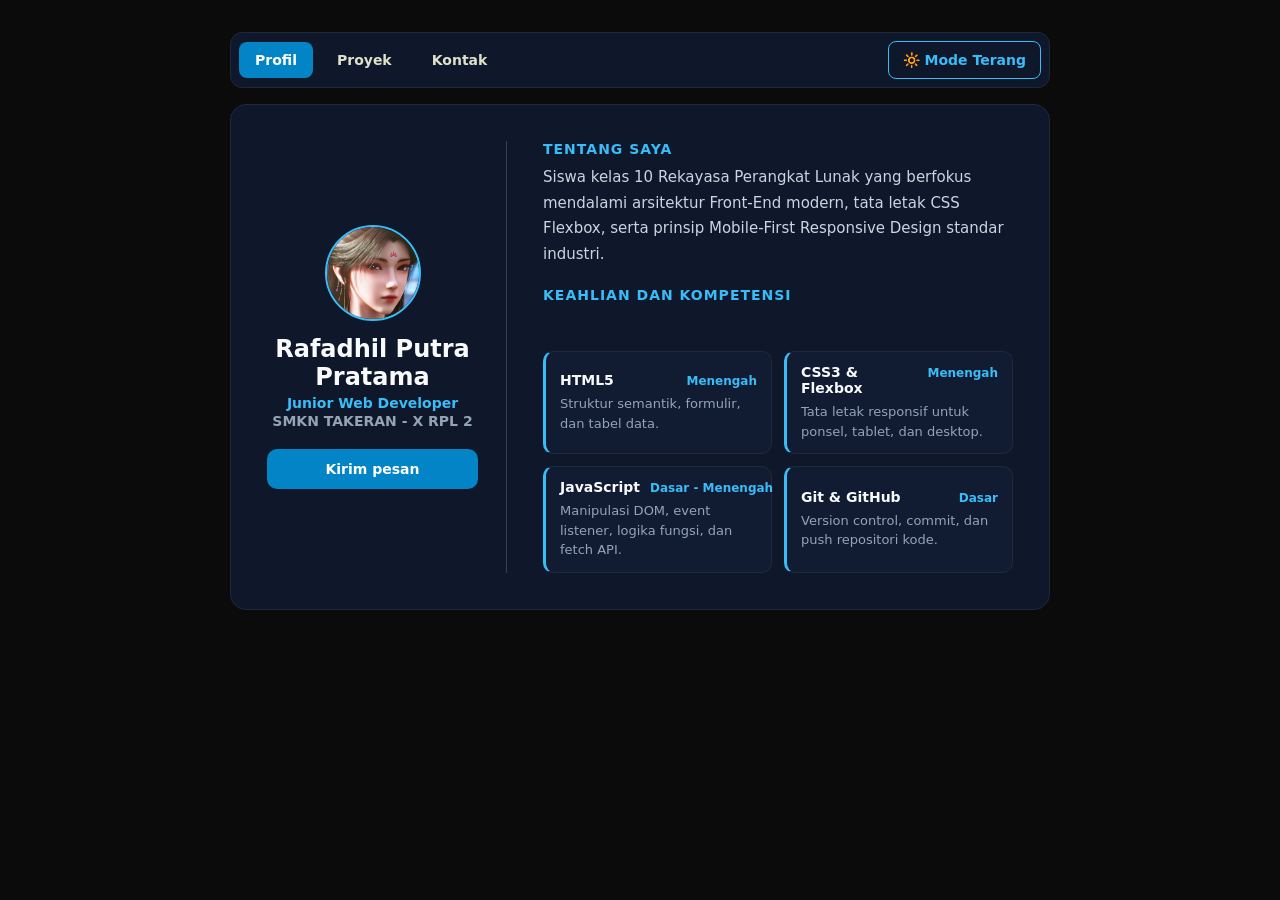
<file: index.html>
<!DOCTYPE html>
<html lang="id">
<head>
    <meta charset="UTF-8">
    <meta name="viewport" content="width=device-width, initial-scale=1.0">
    <title>Profil Digital Responsive - Rafadhil Putra Pratama</title>
    <link rel="stylesheet" href="css/style.css">
    <script src="js/main.js" defer></script>
    <script src="js/logika.js" defer></script>
    <script src="js/latihan.js" defer></script>
</head>
<body>
    <nav class="site-navigation" aria-label="Navigasi utama">
        <a class="nav-link" href="index.html" aria-current="page">Profil</a>
        <a class="nav-link" href="proyek.html">Proyek</a>
        <a class="nav-link" href="kontak.html">Kontak</a>
        <button id="btnToggleTema" class="btn-tema" type="button">Mode Gelap</button>
    </nav>

    <main class="page-wrapper">
        <article class="profile-card">
            <header class="card-aside">
                <div class="avatar-box">
                    <span class="avatar-icon">
                        <img src="img/meng ke'er.jpg" class="avatar-image" alt="Avatar">
                    </span>
                </div>
                <h1 class="student-name">Rafadhil Putra Pratama</h1>
                <p class="student-role">Junior Web Developer</p>
                <p class="student-school">SMKN TAKERAN - X RPL 2</p>
                <a href="kontak.html" class="btn-contact">Kirim pesan</a>
            </header>
            <section class="card-content">
                <div class="bio-section">
                    <h2 class="section-heading">Tentang Saya</h2>
                    <p class="bio-text">
                        Siswa kelas 10 Rekayasa Perangkat Lunak yang berfokus mendalami arsitektur Front-End modern, tata letak CSS Flexbox, serta prinsip Mobile-First Responsive Design standar industri.
                    </p>
                </div>
                <h2 class="section-heading">KEAHLIAN DAN KOMPETENSI</h2>
                <p id="status-keahlian" class="bio-text"></p>
                <div id="daftar-keahlian" class="skill-matrix"></div>
            </section>
        </article>
    </main>

    <div id="modalKontak" class="modal-overlay">
        <div class="modal-box">
            <h2>Kirim Pesan</h2>
            <p>Silahkan hubungi saya melalui email: raffakarmini@gmail.com</p>
            <button id="btnTutupModal" class="btn-tutup">Tutup</button>
        </div>
    </div>
    <div id="modalSkill" class="modal-overlay">
        <div class="modal-box">
            <h2 id="modalSkillTitle">Detail Keahlian</h2>
            <p id="modalSkillInfo" class="modal-skill-info"></p>
            <button id="btnTutupModalSkill" class="btn-tutup">Tutup</button>
        </div>
    </div>
</body>
</html>
</file>
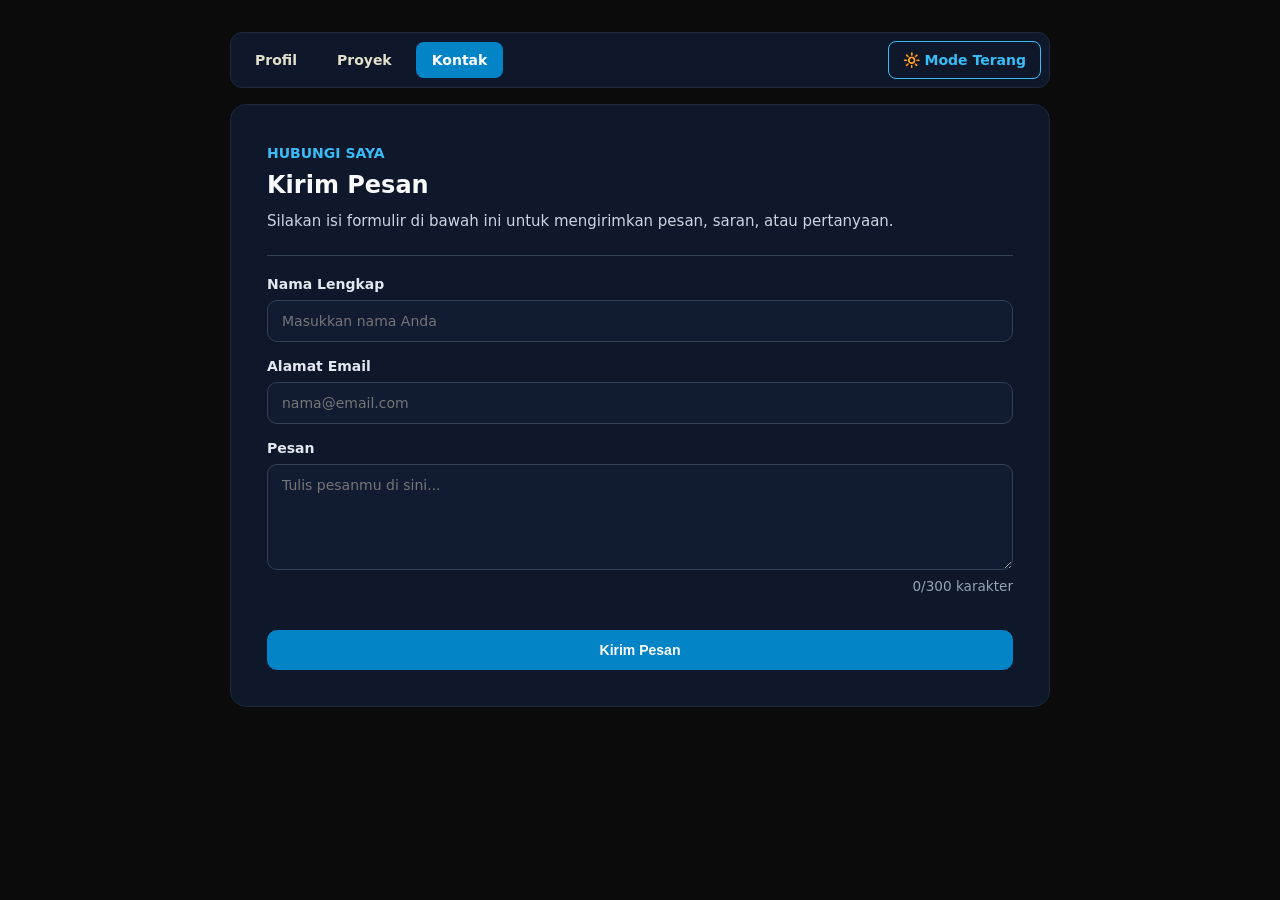
<file: kontak.html>
<!DOCTYPE html>
<html lang="id">
<head>
    <meta charset="UTF-8">
    <meta name="viewport" content="width=device-width, initial-scale=1.0">
    <title>Kontak - Rafadhil Putra Pratama</title>
    <link rel="stylesheet" href="css/style.css">
    <script src="js/main.js" defer></script>
    <script src="js/logika.js" defer></script>
    <script src="js/latihan.js"></script>
</head>
<body>
    <nav class="site-navigation" aria-label="Navigasi utama">
        <a class="nav-link" href="index.html">Profil</a>
        <a class="nav-link" href="proyek.html">Proyek</a>
        <a class="nav-link" href="kontak.html" aria-current="page">Kontak</a>
        <button id="btnToggleTema" class="btn-tema" type="button">Mode Gelap</button>
    </nav>

    <main class="page-wrapper projects-wrapper">
        <section class="projects-card">
            <header class="projects-header">
                <p class="student-role">HUBUNGI SAYA</p>
                <h1 class="student-name">Kirim Pesan</h1>
                <p class="bio-text">Silakan isi formulir di bawah ini untuk mengirimkan pesan, saran, atau pertanyaan.</p>
            </header>

            <form class="contact-form">
                <div class="form-group">
                    <label for="nama" class="form-label">Nama Lengkap</label>
                    <input type="text" id="nama" name="nama" class="form-input" placeholder="Masukkan nama Anda" required>
                </div>

                <div class="form-group">
                    <label for="email" class="form-label">Alamat Email</label>
                    <input type="email" id="email" name="email" class="form-input" placeholder="nama@email.com" required>
                </div>

                <div class="form-group">
                    <label for="pesan" class="form-label">Pesan</label>
                    <textarea id="pesan" name="pesan" rows="5" maxlength="300" class="form-input" placeholder="Tulis pesanmu di sini..." required></textarea>
                    <span id="hitung-karakter" class="keterangan">0/300 karakter</span>
                </div>

                <button type="submit" class="btn-contact">Kirim Pesan</button>
            </form>
        </section>
    </main>
</body>
</html>
</file>
<file: css/style.css>
* {
    margin: 0;
    padding: 0;
    box-sizing: border-box;
}

body {
    font-family: 'Segoe UI', system-ui, -apple-system, sans-serif;
    background-color: #0b0b0b;
    color: #e2e8f0;
    min-height: 100vh;
    display: flex;
    flex-direction: column;
    justify-content: flex-start;
    align-items: center;
    padding: 16px;
}

/* ==================== NAVIGASI & TEMA ==================== */
.site-navigation {
    width: 100%;
    max-width: 820px;
    display: flex;
    align-items: center;
    gap: 8px;
    padding: 8px;
    margin-bottom: 16px;
    background-color: #0f172a;
    border: 1px solid #1e293b;
    border-radius: 12px;
}

.nav-link {
    padding: 10px 16px;
    border-radius: 8px;
    color: #e1e0cb;
    font-size: 14px;
    font-weight: 600;
    text-decoration: none;
    transition: background-color 0.2s ease, color 0.2s ease;
}

.nav-link:hover {
    background-color: #1e293b;
    color: #ffffff;
}

.site-navigation .nav-link[aria-current="page"] {
    background-color: #0284c7;
    color: #ffffff;
}

.btn-tema {
    margin: 0 0 0 auto;
    padding: 10px 14px;
    background: transparent;
    border: 1px solid #38bdf8;
    border-radius: 8px;
    color: #38bdf8;
    font: inherit;
    font-size: 14px;
    font-weight: 600;
    cursor: pointer;
    transition: all 0.3s ease;
}

.btn-tema:hover {
    background: #38bdf8;
    color: #0b1329;
}

/* ==================== LAYOUT UTAMA & HALAMAN PROFIL ==================== */
.page-wrapper {
    width: 100%;
    max-width: 820px;
}

.profile-card {
    background-color: #0f172a;
    border: 1px solid #1e293b;
    border-radius: 16px;
    padding: 24px;
}

.card-aside {
    display: flex;
    flex-direction: column;
    align-items: center;
    padding-bottom: 20px;
    border-bottom: 1px solid #334155;
}

.avatar-box {
    width: 84px;
    height: 84px;
    background: #0f172a;
    border: 2px solid #38bdf8;
    border-radius: 50%;
    display: flex;
    justify-content: center;
    align-items: center;
    margin-bottom: 14px;
    overflow: hidden;
}

.avatar-icon {
    width: 100%;
    height: 100%;
    display: flex;
}

.avatar-image {
    width: 100%;
    height: 100%;
    object-fit: cover;
    object-position: center;
}

.student-name {
    font-size: 22px;
    color: #f8fafc;
    font-weight: 700;
    text-align: center;
}

.student-role {
    color: #38bdf8;
    font-size: 14px;
    font-weight: 600;
    margin-top: 4px;
}

.student-school {
    color: #94a3b8;
    font-size: 14px;
    font-weight: 600;
    margin-top: 2px;
}

.btn-contact {
    margin-top: 12px;
    display: inline-block;
    width: 100%;
    text-align: center;
    background-color: #0284c7;
    color: #ffffff;
    text-decoration: none;
    padding: 12px 20px;
    border-radius: 10px;
    font-weight: 600;
    font-size: 14px;
    transition: all 0.2s ease;
    cursor: pointer;
    border: none;
}

.btn-contact:hover {
    background-color: #0369a1;
    transform: translateY(-2px);
}

.card-content {
    display: flex;
    flex-direction: column;
    gap: 20px;
    margin-top: 20px;
}

.section-heading {
    font-size: 14px;
    color: #38bdf8;
    text-transform: uppercase;
    letter-spacing: 1px;
    margin-bottom: 8px;
    font-weight: 700;
}

.bio-text {
    font-size: 14px;
    line-height: 1.7;
    color: #cbd5e1;
}

.skill-matrix {
    display: grid;
    grid-template-columns: 1fr;
    gap: 12px;
}

.skill-card {
    width: 100%;
    text-align: left;
    background-color: #111c32;
    border: 1px solid #1e293b;
    border-left: 3px solid #38bdf8;
    border-radius: 10px;
    padding: 12px 14px;
    color: #e2e8f0;
    font-family: inherit;
    cursor: pointer;
    transition: transform 0.2s ease, border-color 0.2s ease, background-color 0.2s ease;
}

.skill-card:hover {
    background-color: #16233d;
    border-color: #38bdf8;
    transform: translateY(-2px);
}

.skill-card:active {
    transform: translateY(0);
}

.skill-card-top {
    display: flex;
    justify-content: space-between;
    align-items: baseline;
    gap: 10px;
}

.skill-title {
    font-size: 14px;
    font-weight: 700;
    color: #f8fafc;
}

.skill-meta {
    font-size: 12px;
    font-weight: 600;
    color: #38bdf8;
    white-space: nowrap;
}

.skill-desc {
    margin-top: 6px;
    font-size: 13px;
    line-height: 1.5;
    color: #94a3b8;
}

/* ==================== MODAL ==================== */
.modal-overlay {
    position: fixed;
    top: 0;
    left: 0;
    width: 100%;
    height: 100%;
    background-color: rgba(0, 0, 0, 0.7);
    display: none;
    justify-content: center;
    align-items: center;
    z-index: 1000;
}

.modal-overlay.show {
    display: flex;
}

.modal-box {
    background: #1e293b;
    padding: 30px;
    border-radius: 12px;
    text-align: center;
    width: 90%;
    max-width: 400px;
}

.modal-skill-info {
    margin-top: 12px;
    line-height: 1.6;
    color: #cbd5e1;
}

.btn-tutup {
    margin-top: 20px;
    background: #ef4444;
    color: #ffffff;
    border: none;
    padding: 8px 16px;
    border-radius: 6px;
    cursor: pointer;
}

/* ==================== HALAMAN PROYEK & REPOSITORI ==================== */
.projects-card {
    background-color: #0f172a;
    border: 1px solid #1e293b;
    border-radius: 16px;
    padding: 24px;
}

.projects-header {
    display: flex;
    flex-direction: column;
    gap: 10px;
    padding-bottom: 20px;
    border-bottom: 1px solid #334155;
}

.projects-header .student-name {
    text-align: left;
}

.filter {
    display: flex;
    flex-wrap: wrap;
    gap: 0.5rem;
    margin-top: 20px;
    margin-bottom: 1rem;
}

.tombol-filter {
    padding: 0.5rem 1rem;
    border: 2px solid #334155;
    background-color: #111c32;
    color: #cbd5e1;
    border-radius: 8px;
    font-size: 0.9rem;
    font-weight: 600;
    cursor: pointer;
    transition: all 0.2s ease;
}

.tombol-filter:hover {
    border-color: #38bdf8;
    color: #ffffff;
}

.tombol-filter.aktif {
    background-color: #0284c7;
    border-color: #38bdf8;
    color: #ffffff;
}

.label {
    display: inline-block;
    padding: 0.1rem 0.6rem;
    margin-bottom: 0.5rem;
    border-radius: 999px;
    background-color: #1e293b;
    color: #38bdf8;
    font-size: 0.85rem;
    font-weight: 600;
    border: 1px solid #334155;
}

.project-list {
    display: grid;
    gap: 16px;
    margin-top: 20px;
}

.project-item {
    padding: 20px;
    background-color: #111c32;
    border: 1px solid #334155;
    border-radius: 12px;
}

.project-img {
    width: 50%;
    border-radius: 8px;
    margin-bottom: 12px;
}

.repo-section {
    margin-top: 28px;
    padding-top: 20px;
    border-top: 1px solid #334155;
}

.repo-list {
    list-style: none;
    display: grid;
    grid-template-columns: 1fr;
    gap: 14px;
    margin-top: 14px;
}

.repo-card {
    display: flex;
    flex-direction: column;
    justify-content: space-between;
    gap: 10px;
    padding: 16px 18px;
    background-color: #111c32;
    border: 1px solid #1e293b;
    border-top: 3px solid #38bdf8;
    border-radius: 12px;
    transition: transform 0.2s ease, border-color 0.2s ease, background-color 0.2s ease;
}

.repo-card:hover {
    background-color: #16233d;
    border-color: #38bdf8;
    transform: translateY(-2px);
}

.repo-card-header {
    display: flex;
    justify-content: space-between;
    align-items: flex-start;
    gap: 12px;
}

.repo-name {
    color: #f8fafc;
    font-size: 15px;
    font-weight: 700;
    text-decoration: none;
    overflow-wrap: anywhere;
}

.repo-name:hover {
    color: #38bdf8;
    text-decoration: underline;
}

.repo-stars {
    font-size: 12.5px;
    font-weight: 600;
    color: #fbbf24;
    white-space: nowrap;
}

.repo-desc {
    color: #cbd5e1;
    font-size: 13.5px;
    line-height: 1.55;
}

.repo-desc-empty {
    color: #64748b;
    font-style: italic;
}

.repo-card-footer {
    display: flex;
    justify-content: space-between;
    align-items: center;
    gap: 10px;
    padding-top: 8px;
    border-top: 1px solid rgba(148, 163, 184, 0.14);
    font-size: 12.5px;
}

.repo-lang {
    color: #7dd3fc;
    font-weight: 600;
}

.repo-open {
    color: #38bdf8;
    font-weight: 600;
    text-decoration: none;
    white-space: nowrap;
}

.repo-open:hover {
    text-decoration: underline;
}

/* ==================== HALAMAN KONTAK ==================== */
.contact-form {
    display: flex;
    flex-direction: column;
    gap: 16px;
    margin-top: 20px;
}

.form-group {
    display: flex;
    flex-direction: column;
    gap: 8px;
}

.form-label {
    font-size: 14px;
    font-weight: 600;
    color: #e2e8f0;
}

.form-input {
    width: 100%;
    padding: 12px 14px;
    background-color: #111c32;
    border: 1px solid #334155;
    border-radius: 10px;
    color: #f8fafc;
    font-family: inherit;
    font-size: 14px;
    transition: border-color 0.2s ease, box-shadow 0.2s ease;
}

.form-input:focus {
    outline: none;
    border-color: #38bdf8;
    box-shadow: 0 0 0 3px rgba(56, 189, 248, 0.15);
}

.keterangan {
    font-size: 0.85rem;
    color: #94a3b8;
    text-align: right;
}

/* ==================== LIGHT MODE ==================== */
body.light-mode {
    background-color: #f8fafc;
    color: #0f172a;
}

body.light-mode .site-navigation,
body.light-mode .profile-card,
body.light-mode .projects-card {
    background-color: #ffffff;
    border-color: #cbd5e1;
    box-shadow: 0 10px 25px rgba(0, 0, 0, 0.05);
}

body.light-mode .nav-link {
    color: #334155;
}

body.light-mode .nav-link:hover {
    background-color: #e2e8f0;
    color: #0f172a;
}

body.light-mode .site-navigation .nav-link[aria-current="page"] {
    background-color: #0284c7;
    color: #ffffff;
}

body.light-mode .student-name,
body.light-mode .form-label {
    color: #0f172a;
}

body.light-mode .card-aside,
body.light-mode .projects-header,
body.light-mode .repo-section {
    border-color: #cbd5e1;
}

body.light-mode .projects-card .bio-text {
    color: #334155;
}

body.light-mode .projects-card .student-role {
    color: #0284c7;
}

body.light-mode .project-item {
    background-color: #f1f5f9;
    border-color: #cbd5e1;
}

body.light-mode .skill-card {
    background-color: #f8fafc;
    border-color: #cbd5e1;
    border-left-color: #0284c7;
    color: #0f172a;
}

body.light-mode .skill-card:hover {
    background-color: #f1f5f9;
    border-color: #0284c7;
}

body.light-mode .skill-title {
    color: #0f172a;
}

body.light-mode .skill-meta {
    color: #0284c7;
}

body.light-mode .skill-desc {
    color: #475569;
}

body.light-mode .repo-card {
    background-color: #f8fafc;
    border-color: #cbd5e1;
    border-top-color: #0284c7;
}

body.light-mode .repo-card:hover {
    background-color: #f1f5f9;
    border-color: #0284c7;
}

body.light-mode .repo-name {
    color: #0f172a;
}

body.light-mode .repo-name:hover {
    color: #0284c7;
}

body.light-mode .repo-desc {
    color: #334155;
}

body.light-mode .repo-desc-empty {
    color: #64748b;
}

body.light-mode .repo-card-footer {
    border-top-color: #e2e8f0;
}

body.light-mode .repo-lang {
    color: #0369a1;
}

body.light-mode .repo-open {
    color: #0284c7;
}

body.light-mode .modal-box {
    background: #ffffff;
    color: #0f172a;
}

body.light-mode .modal-skill-info {
    color: #334155;
}

body.light-mode .tombol-filter {
    background-color: #f1f5f9;
    border-color: #cbd5e1;
    color: #334155;
}

body.light-mode .tombol-filter:hover {
    border-color: #0284c7;
    color: #0f172a;
}

body.light-mode .tombol-filter.aktif {
    background-color: #0284c7;
    border-color: #0284c7;
    color: #ffffff;
}

body.light-mode .label {
    background-color: #e2e8f0;
    color: #0284c7;
    border-color: #cbd5e1;
}

body.light-mode .form-input {
    background-color: #f8fafc;
    border-color: #cbd5e1;
    color: #0f172a;
}

body.light-mode .form-input:focus {
    border-color: #0284c7;
    box-shadow: 0 0 0 3px rgba(2, 132, 199, 0.15);
}

body.light-mode .keterangan {
    color: #64748b;
}

/* ==================== RESPONSIVE ==================== */
@media screen and (max-width: 480px) {
    body {
        padding: 12px;
    }

    .site-navigation {
        gap: 4px;
        padding: 6px;
    }

    .nav-link {
        padding: 9px 10px;
    }

    .btn-tema {
        padding: 9px 10px;
        font-size: 12px;
    }

    .profile-card,
    .projects-card {
        padding: 18px;
    }

    .student-name {
        font-size: 20px;
        overflow-wrap: anywhere;
    }

    .project-item,
    .repo-card {
        padding: 14px;
    }

    .project-img {
        width: 100%;
    }

    .modal-box {
        max-height: calc(100vh - 24px);
        overflow-y: auto;
        padding: 24px 18px;
    }
}

@media screen and (min-width: 680px) {
    body {
        padding: 32px;
    }

    .profile-card {
        display: flex;
        flex-direction: row;
        align-items: stretch;
        padding: 36px;
        gap: 36px;
    }

    .projects-card {
        padding: 36px;
    }

    .card-aside {
        width: 240px;
        flex-shrink: 0;
        padding-bottom: 0;
        padding-right: 28px;
        border-bottom: none;
        border-right: 1px solid #334155;
        justify-content: center;
    }

    .avatar-box {
        width: 96px;
        height: 96px;
    }

    .student-name {
        font-size: 24px;
    }

    .btn-contact {
        margin-top: 20px;
    }

    .card-content {
        flex: 1;
        justify-content: center;
        margin-top: 0;
    }

    .bio-text {
        font-size: 15px;
    }

    .skill-matrix,
    .repo-list {
        grid-template-columns: repeat(2, minmax(0, 1fr));
    }
}
</file>
